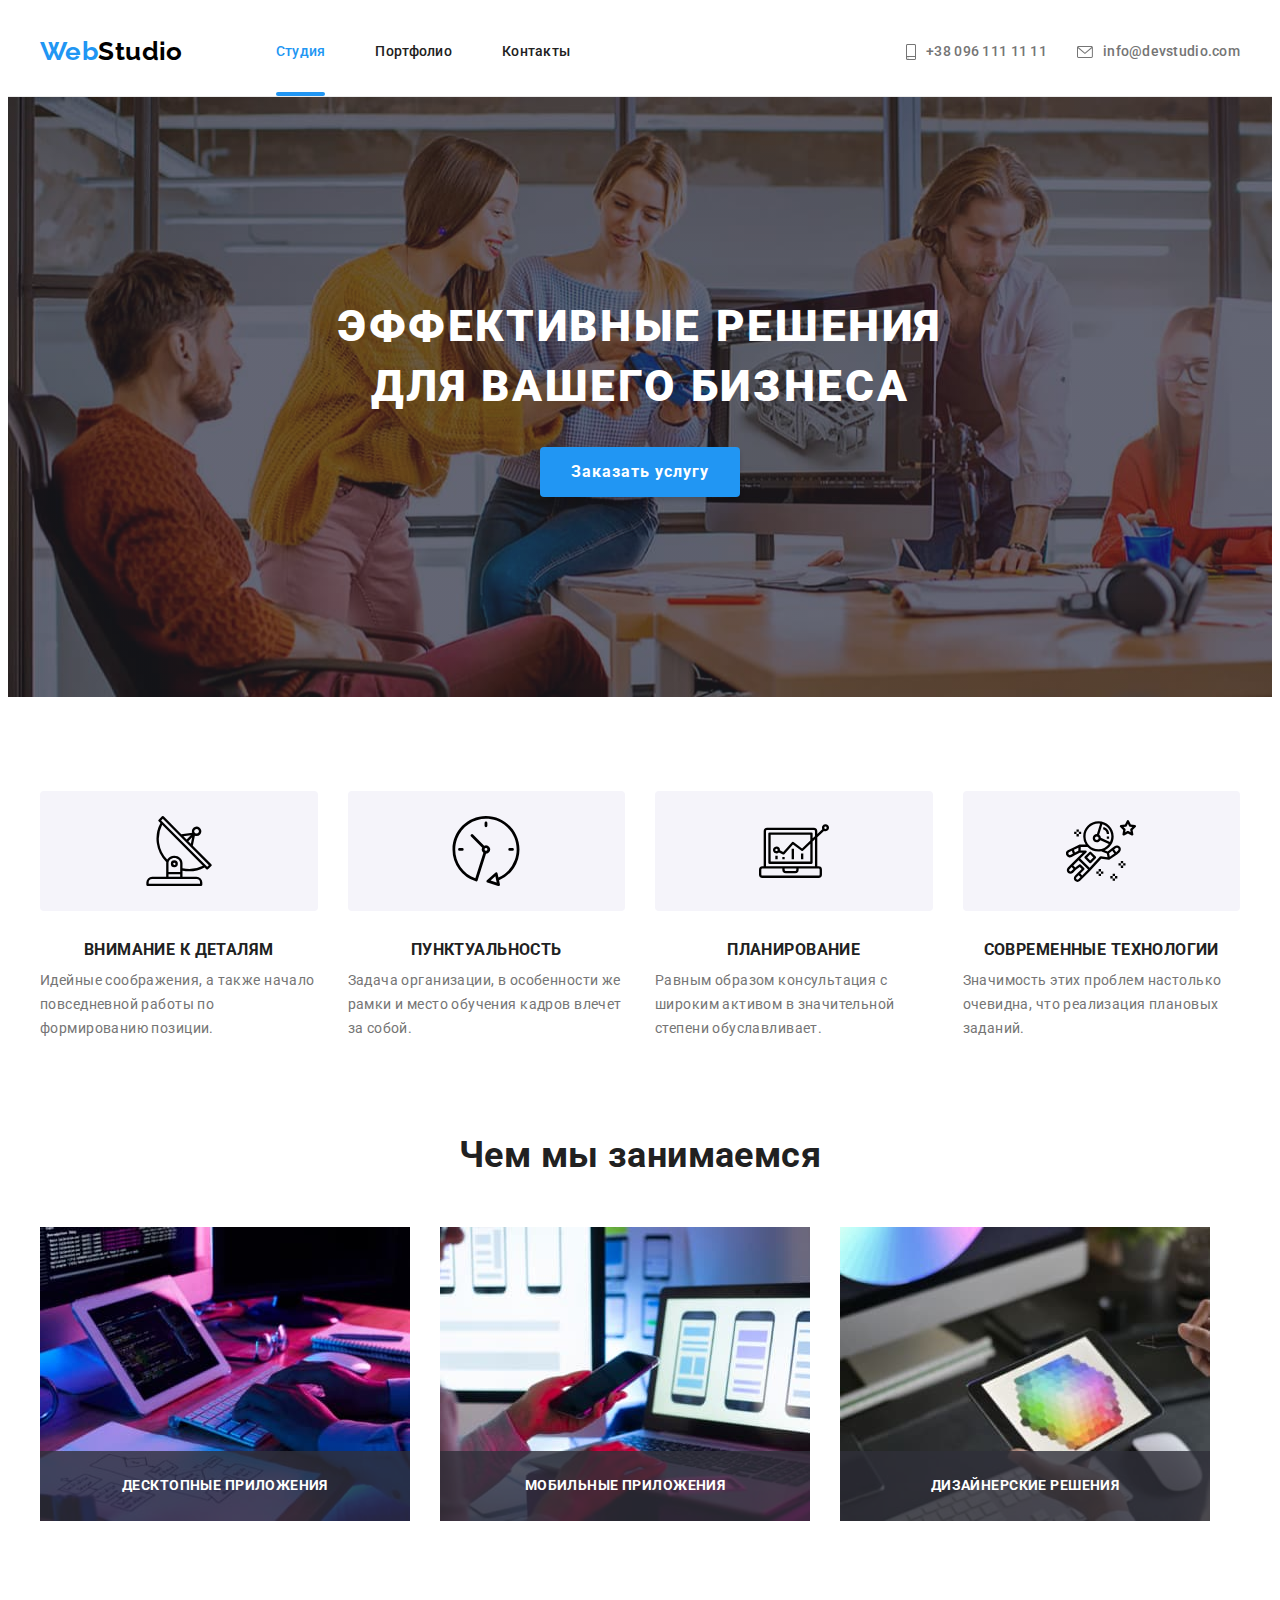
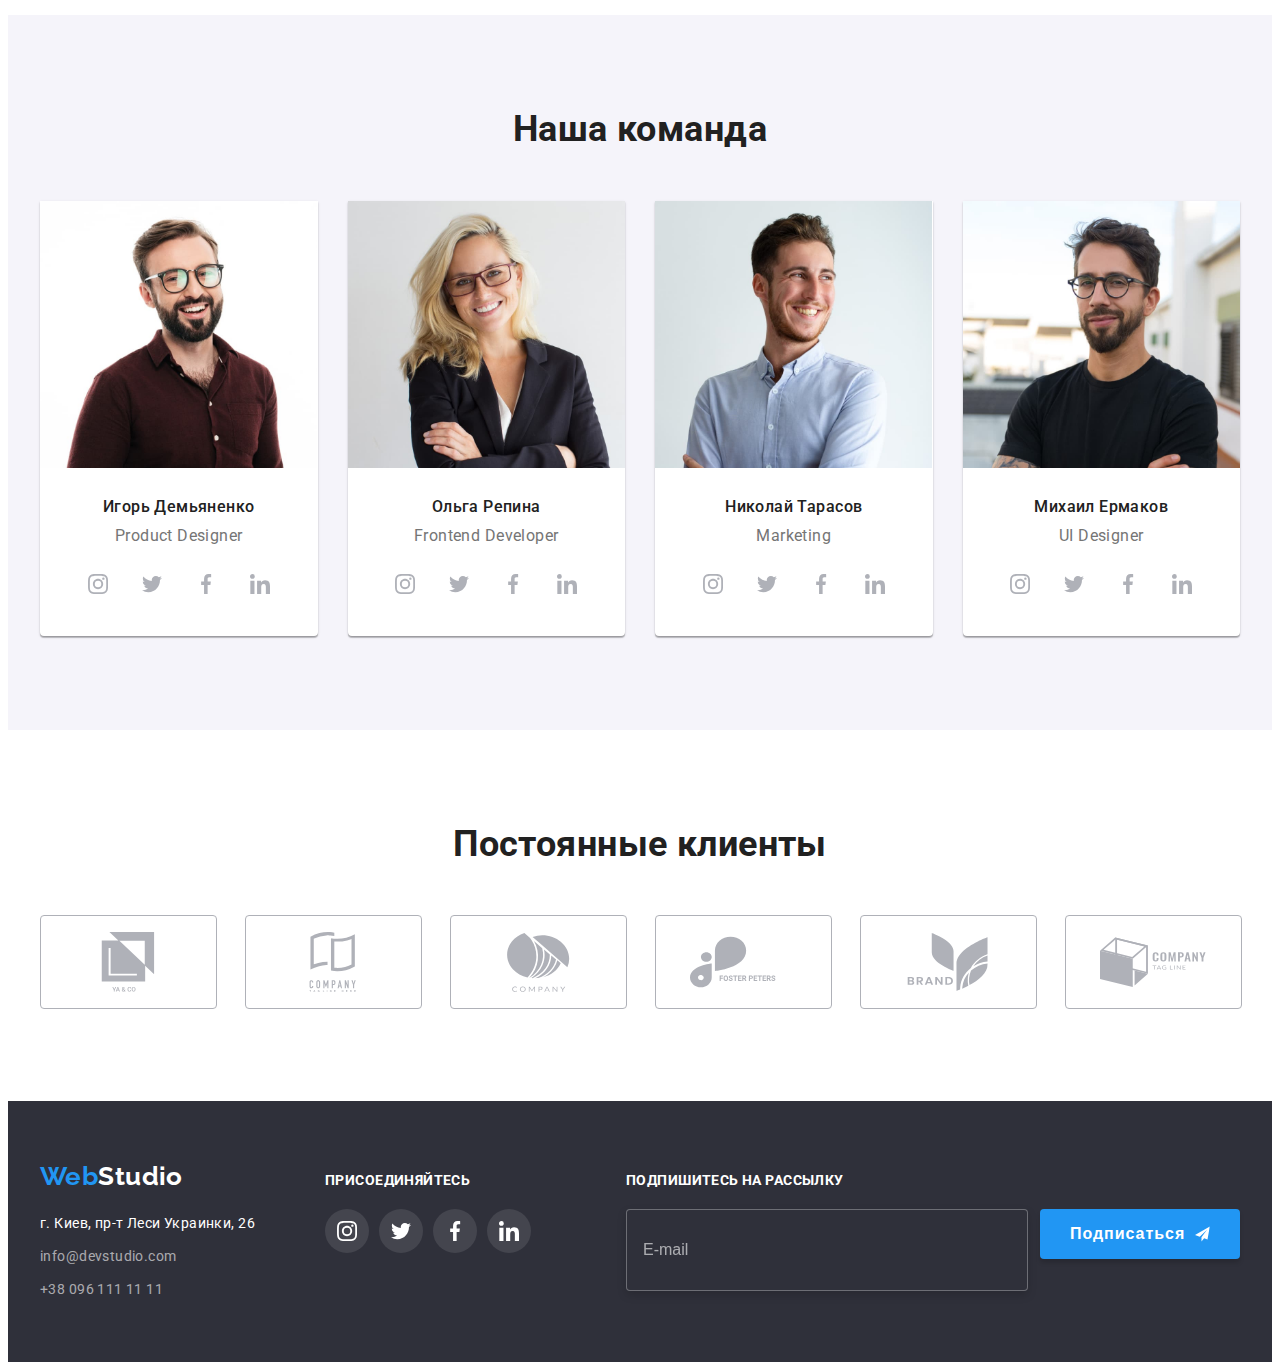
<file: index.html>
<!DOCTYPE html>
<html lang="ru">
  <head>
    <meta charset="UTF-8" />
    <meta http-equiv="X-UA-Compatible" content="IE=edge" />
    <meta name="viewport" content="width=device-width, initial-scale=1.0" />

    <link rel="preconnect" href="https://fonts.googleapis.com" />
    <link rel="preconnect" href="https://fonts.gstatic.com" crossorigin />
    <link
      href="https://fonts.googleapis.com/css2?family=Raleway:wght@700&family=Roboto:wght@400;500;700;900&display=swap"
      rel="stylesheet"
    />
    <link
      rel="stylesheet"
      href="https://cdnjs.cloudflare.com/ajax/libs/modern-normalize/1.1.0/modern-normalize.min.css"
      integrity="sha512-wpPYUAdjBVSE4KJnH1VR1HeZfpl1ub8YT/NKx4PuQ5NmX2tKuGu6U/JRp5y+Y8XG2tV+wKQpNHVUX03MfMFn9Q=="
      crossorigin="anonymous"
      referrerpolicy="no-referrer"
    />
    <link rel="stylesheet" href="./css/main.min.css" />
    <title>Студия</title>
  </head>
  <body>
    <!-- header -->
    <header class="page-header">
      <div class="container container--flex">
        <div class="mob-header">
          <a class="logo" href="./index.html">Web<span class="logo__header">Studio</span></a>

          <button data-menu-button class="mob-menu-btn" type="button">
            <svg class="" width="24" height="16">
              <use class="menu-btn__open" href="./images/icons.svg#burger-mob"></use>
            </svg>
          </button>
        </div>

        <div data-menu class="mob-menu">
          <button data-menu-close class="mob-menu-btn mob-menu-btn--position" type="button">
            <svg class="" width="18" height="18">
              <use class="mob-menu__close" href="./images/icons.svg#close-mob"></use>
            </svg>
          </button>

          <nav class="site-nav">
            <ul class="site-nav__list">
              <li class="site-nav__item">
                <a class="site-nav__link site-nav__link--current" href="./index.html">Студия</a>
              </li>
              <li class="site-nav__item">
                <a class="site-nav__link" href="./portfolio.html">Портфолио</a>
              </li>
              <li class="site-nav__item"><a class="site-nav__link" href="/">Контакты</a></li>
            </ul>
          </nav>
          <div class="contacts">
            <ul class="contacts-nav">
              <li class="contacts-nav__item">
                <a class="contacts-nav__link contacts-nav__link--mob-menu" href="tel:+380961111111">
                  <svg class="contacts-nav__icon" width="10" height="16">
                    <use href="./images/icons.svg#smartphone"></use>
                  </svg>
                  +38 096 111 11 11</a
                >
              </li>
              <li class="contacts-nav__item">
                <a class="contacts-nav__link" href="mailto:info@devstudio.com">
                  <svg class="contacts-nav__icon" width="16" height="12">
                    <use href="./images/icons.svg#envelope"></use>
                  </svg>
                  info@devstudio.com</a
                >
              </li>
            </ul>

            <ul class="mob-social">
              <li class="mob-socil__item">
                <a class="mob-social__link" href="#">Instagram</a>
              </li>
              <li class="mob-socil__item">
                <a class="mob-social__link" href="#">Twitter</a>
              </li>
              <li class="mob-socil__item">
                <a class="mob-social__link" href="#">Facebook</a>
              </li>
              <li class="mob-socil__item">
                <a class="mob-social__link" href="#">LinkedIn</a>
              </li>
            </ul>
          </div>
        </div>
      </div>
    </header>
    <main>
      <!-- hero -->
      <section class="hero">
        <div class="container">
          <h1 class="hero__title">Эффективные решения для вашего бизнеса</h1>
          <button data-modal-open class="hero__button" type="button">Заказать услугу</button>
        </div>
      </section>
      <!-- Наши преимущества -->
      <section class="section">
        <div class="container">
          <h2 class="section__title section__title--visually-hidden">Наши преимущества</h2>
          <ul class="features">
            <li class="features__item">
              <div class="features__box">
                <svg class="features__icon" width="70" height="70">
                  <use href="./images/icons.svg#antenna"></use>
                </svg>
              </div>
              <h3 class="features__title">Внимание к деталям</h3>
              <p>
                Идейные соображения, а также начало повседневной работы по формированию позиции.
              </p>
            </li>
            <li class="features__item">
              <div class="features__box">
                <svg class="features__icon" width="70" height="70">
                  <use href="./images/icons.svg#clock"></use>
                </svg>
              </div>
              <h3 class="features__title">Пунктуальность</h3>
              <p>
                Задача организации, в особенности же рамки и место обучения кадров влечет за собой.
              </p>
            </li>
            <li class="features__item">
              <div class="features__box">
                <svg class="features__icon" width="70" height="70">
                  <use href="./images/icons.svg#diagram"></use>
                </svg>
              </div>
              <h3 class="features__title">Планирование</h3>
              <p>
                Равным образом консультация с широким активом в значительной степени обуславливает.
              </p>
            </li>
            <li class="features__item">
              <div class="features__box">
                <svg class="features__icon" width="70" height="70">
                  <use href="./images/icons.svg#astronaut"></use>
                </svg>
              </div>
              <h3 class="features__title">Современные технологии</h3>
              <p>Значимость этих проблем настолько очевидна, что реализация плановых заданий.</p>
            </li>
          </ul>
        </div>
      </section>
      <!-- Чем мы занимаемся -->
      <section class="section section--padding">
        <div class="container">
          <h2 class="section__title">Чем мы занимаемся</h2>
          <ul class="work-list">
            <li class="work-list__item">
              <picture>
                <source
                  srcset="
                    ./images/desktop/box1-desktop.jpg   1x,
                    ./images/desktop/box1-desktop2x.jpg 2x
                  "
                  media="(min-width: 1200px)"
                />
                <img
                  class="work-list__img"
                  src="./images/desktop/box1-desktop.jpg"
                  alt="Работа за компьютером"
                  width="370"
                />
              </picture>

              <div class="work-list__tumb">
                <h3 class="work-list__header">Десктопные приложения</h3>
              </div>
            </li>
            <li class="work-list__item">
              <picture>
                <source
                  srcset="
                    ./images/desktop/box2-desktop.jpg   1x,
                    ./images/desktop/box2-desktop2x.jpg 2x
                  "
                  media="(min-width: 1200px)"
                />
                <img
                  class="work-list__img"
                  src="./images/desktop/box2-desktop.jpg"
                  alt="Работа за компьютером"
                  width="370"
                />
              </picture>

              <div class="work-list__tumb">
                <h3 class="work-list__header">Мобильные приложения</h3>
              </div>
            </li>
            <li class="work-list__item">
              <picture>
                <source
                  srcset="
                    ./images/desktop/box3-desktop.jpg   1x,
                    ./images/desktop/box3-desktop2x.jpg 2x
                  "
                  media="(min-width: 1200px)"
                />
                <img
                  class="work-list__img"
                  src="./images/desktop/box3-desktop.jpg"
                  alt="Работа за компьютером"
                  width="370"
                />
              </picture>
              <div class="work-list__tumb">
                <h3 class="work-list__header">Дизайнерские решения</h3>
              </div>
            </li>
          </ul>
        </div>
      </section>
      <!-- Наша команда -->
      <section class="section section--bgc">
        <div class="container">
          <h2 class="section__title">Наша команда</h2>
          <ul class="team-cards">
            <li class="team-cards__item">
              <picture>
                <source
                  srcset="./images/mob/igor-mob.jpg 1x, ./images/mob/igor-mob@2x.jpg 2x"
                  media="(max-width: 767px)"
                />
                <source
                  srcset="./images/tablet/igor-tablet.jpg 1x, ./images/tablet/igor-tablet@2x.jpg 2x"
                  media="(max-width: 1199px)"
                />
                <source
                  srcset="
                    ./images/desktop/ihor-desktop.jpg   1x,
                    ./images/desktop/igor-desktop2x.jpg 2x
                  "
                  media="(min-width: 1200px)"
                />
                <img
                  class="work-list__img"
                  src="./images/mob/igor-mob.jpg"
                  alt="Игорь Демьяненко"
                />
              </picture>
              <div class="team-cards__tumb">
                <h3 class="team-cards__name">Игорь Демьяненко</h3>
                <p class="team-cards__pos" lang="en">Product Designer</p>
                <ul class="team-social">
                  <li class="team-social__item">
                    <a class="team-social__link" href="#">
                      <svg class="team-social__icon" width="20" height="20">
                        <use href="./images/icons.svg#instagram"></use>
                      </svg>
                    </a>
                  </li>
                  <li class="team-social__item">
                    <a class="team-social__link" href="#">
                      <svg class="team-social__icon" width="20" height="20">
                        <use href="./images/icons.svg#twitter"></use>
                      </svg>
                    </a>
                  </li>
                  <li class="team-social__item">
                    <a class="team-social__link" href="#">
                      <svg class="team-social__icon" width="20" height="20">
                        <use href="./images/icons.svg#facebook"></use>
                      </svg>
                    </a>
                  </li>
                  <li class="team-social__item">
                    <a class="team-social__link" href="#">
                      <svg class="team-social__icon" width="20" height="20">
                        <use href="./images/icons.svg#linkedin"></use>
                      </svg>
                    </a>
                  </li>
                </ul>
              </div>
            </li>
            <li class="team-cards__item">
              <picture>
                <source
                  srcset="./images/mob/olga-mob.jpg 1x, ./images/mob/olga-mob@2x.jpg 2x"
                  media="(max-width: 767px)"
                />
                <source
                  srcset="./images/tablet/olga-tablet.jpg 1x, ./images/tablet/olga-tablet@2x.jpg 2x"
                  media="(max-width: 1199px)"
                />
                <source
                  srcset="
                    ./images/desktop/olha-desktop.jpg   1x,
                    ./images/desktop/olga-desktop2x.jpg 2x
                  "
                  media="(min-width: 1200px)"
                />
                <img class="work-list__img" src="./images/mob/olga-mob.jpg" alt="Ольга Репина" />
              </picture>
              <div class="team-cards__tumb">
                <h3 class="team-cards__name">Ольга Репина</h3>
                <p class="team-cards__pos" lang="en">Frontend Developer</p>
                <ul class="team-social">
                  <li class="team-social__item">
                    <a class="team-social__link" href="#">
                      <svg class="team-social__icon" width="20" height="20">
                        <use href="./images/icons.svg#instagram"></use>
                      </svg>
                    </a>
                  </li>
                  <li class="team-social__item">
                    <a class="team-social__link" href="#">
                      <svg class="team-social__icon" width="20" height="20">
                        <use href="./images/icons.svg#twitter"></use>
                      </svg>
                    </a>
                  </li>
                  <li class="team-social__item">
                    <a class="team-social__link" href="#">
                      <svg class="team-social__icon" width="20" height="20">
                        <use href="./images/icons.svg#facebook"></use>
                      </svg>
                    </a>
                  </li>
                  <li class="team-social__item">
                    <a class="team-social__link" href="#">
                      <svg class="team-social__icon" width="20" height="20">
                        <use href="./images/icons.svg#linkedin"></use>
                      </svg>
                    </a>
                  </li>
                </ul>
              </div>
            </li>
            <li class="team-cards__item">
              <picture>
                <source
                  srcset="./images/mob/nikolay-mob.jpg 1x, ./images/mob/nikolay-mob@2x.jpg 2x"
                  media="(max-width: 767px)"
                />
                <source
                  srcset="
                    ./images/tablet/nikolay-tablet.jpg    1x,
                    ./images/tablet/nikolay-tablet@2x.jpg 2x
                  "
                  media="(max-width: 1199px)"
                />
                <source
                  srcset="
                    ./images/desktop/nikolay-desktop.jpg   1x,
                    ./images/desktop/nikolay-desktop2x.jpg 2x
                  "
                  media="(min-width: 1200px)"
                />
                <img src="./images/mob/nikolay-mob.jpg" alt="Николай Тарасов" />
              </picture>

              <div class="team-cards__tumb">
                <h3 class="team-cards__name">Николай Тарасов</h3>
                <p class="team-cards__pos" lang="en">Marketing</p>
                <ul class="team-social">
                  <li class="team-social__item">
                    <a class="team-social__link" href="#">
                      <svg class="team-social__icon" width="20" height="20">
                        <use href="./images/icons.svg#instagram"></use>
                      </svg>
                    </a>
                  </li>
                  <li class="team-social__item">
                    <a class="team-social__link" href="#">
                      <svg class="team-social__icon" width="20" height="20">
                        <use href="./images/icons.svg#twitter"></use>
                      </svg>
                    </a>
                  </li>
                  <li class="team-social__item">
                    <a class="team-social__link" href="#">
                      <svg class="team-social__icon" width="20" height="20">
                        <use href="./images/icons.svg#facebook"></use>
                      </svg>
                    </a>
                  </li>
                  <li class="team-social__item">
                    <a class="team-social__link" href="#">
                      <svg class="team-social__icon" width="20" height="20">
                        <use href="./images/icons.svg#linkedin"></use>
                      </svg>
                    </a>
                  </li>
                </ul>
              </div>
            </li>
            <li class="team-cards__item">
              <picture>
                <source
                  srcset="./images/mob/mihail-mob.jpg 1x, ./images/mob/mihail-mob@2x.jpg 2x"
                  media="(max-width: 767px)"
                />
                <source
                  srcset="
                    ./images/tablet/mihail-tablet.jpg    1x,
                    ./images/tablet/mihail-tablet@2x.jpg 2x
                  "
                  media="(max-width: 1199px)"
                />
                <source
                  srcset="
                    ./images/desktop/mihail-desktop.jpg   1x,
                    ./images/desktop/mihail-desktop2x.jpg 2x
                  "
                  media="(min-width: 1200px)"
                />
                <img src="./images/mob/mihail-mob.jpg" alt="Михаил Ермаков" />
              </picture>

              <div class="team-cards__tumb">
                <h3 class="team-cards__name">Михаил Ермаков</h3>
                <p class="team-cards__pos" lang="en">UI Designer</p>
                <ul class="team-social">
                  <li class="team-social__item">
                    <a class="team-social__link" href="#">
                      <svg class="team-social__icon" width="20" height="20">
                        <use href="./images/icons.svg#instagram"></use>
                      </svg>
                    </a>
                  </li>
                  <li class="team-social__item">
                    <a class="team-social__link" href="#">
                      <svg class="team-social__icon" width="20" height="20">
                        <use href="./images/icons.svg#twitter"></use>
                      </svg>
                    </a>
                  </li>
                  <li class="team-social__item">
                    <a class="team-social__link" href="#">
                      <svg class="team-social__icon" width="20" height="20">
                        <use href="./images/icons.svg#facebook"></use>
                      </svg>
                    </a>
                  </li>
                  <li class="team-social__item">
                    <a class="team-social__link" href="#">
                      <svg class="team-social__icon" width="20" height="20">
                        <use href="./images/icons.svg#linkedin"></use>
                      </svg>
                    </a>
                  </li>
                </ul>
              </div>
            </li>
          </ul>
        </div>
      </section>
      <!-- Постоянные клиенты -->
      <section class="section">
        <div class="container">
          <h2 class="section__title">Постоянные клиенты</h2>
          <ul class="clients">
            <li class="clients__item">
              <a class="clients__link" href="#">
                <svg class="clients__icon" width="106" height="60">
                  <use href="./images/icons.svg#yaco"></use>
                </svg>
              </a>
            </li>
            <li class="clients__item">
              <a class="clients__link" href="#">
                <svg class="clients__icon" width="106" height="60">
                  <use href="./images/icons.svg#taglinehere"></use>
                </svg>
              </a>
            </li>
            <li class="clients__item">
              <a class="clients__link" href="#">
                <svg class="clients__icon" width="106" height="60">
                  <use href="./images/icons.svg#company"></use>
                </svg>
              </a>
            </li>
            <li class="clients__item">
              <a class="clients__link" href="#">
                <svg class="clients__icon" width="106" height="60">
                  <use href="./images/icons.svg#fosterpeters"></use>
                </svg>
              </a>
            </li>
            <li class="clients__item">
              <a class="clients__link" href="#">
                <svg class="clients__icon" width="106" height="60">
                  <use href="./images/icons.svg#companybrand"></use>
                </svg>
              </a>
            </li>
            <li class="clients__item">
              <a class="clients__link" href="#">
                <svg class="clients__icon" width="106" height="60">
                  <use href="./images/icons.svg#tagline"></use>
                </svg>
              </a>
            </li>
          </ul>
        </div>
      </section>
    </main>
    <!-- footer -->
    <footer class="footer">
      <div class="container footer--container">
        <div class="footer-baseline">
          <div class="footer-contacts">
            <a class="logo logo--margin" href="./index.html"
              >Web<span class="logo__footer">Studio</span></a
            >
            <address class="adress">
              <ul class="adress__list">
                <li class="adress__item">
                  <a class="adress__link adress__link--color" href="#"
                    >г. Киев, пр-т Леси Украинки, 26</a
                  >
                </li>
                <li class="adress__item">
                  <a class="adress__link" href="mailto:info@devstudio.com">info@devstudio.com</a>
                </li>
                <li class="adress__item">
                  <a class="adress__link" href="tel:+380961111111">+38 096 111 11 11</a>
                </li>
              </ul>
            </address>
          </div>
          <div class="footer-social">
            <h2 class="footer-title">Присоединяйтесь</h2>
            <ul class="footer-social__list">
              <li class="footer-social__item">
                <a class="footer-social__link" href="#">
                  <svg class="footer-social__icon" width="20" height="20">
                    <use href="./images/icons.svg#instagram"></use>
                  </svg>
                </a>
              </li>
              <li class="footer-social__item">
                <a class="footer-social__link" href="#">
                  <svg class="footer-social__icon" width="20" height="20">
                    <use href="./images/icons.svg#twitter"></use>
                  </svg>
                </a>
              </li>
              <li class="footer-social__item">
                <a class="footer-social__link" href="#">
                  <svg class="footer-social__icon" width="20" height="20">
                    <use href="./images/icons.svg#facebook"></use>
                  </svg>
                </a>
              </li>
              <li class="footer-social__item">
                <a class="footer-social__link" href="#">
                  <svg class="footer-social__icon" width="20" height="20">
                    <use href="./images/icons.svg#linkedin"></use>
                  </svg>
                </a>
              </li>
            </ul>
          </div>
        </div>
        <div class="footer-subscribe">
          <h2 class="footer-title">Подпишитесь на рассылку</h2>
          <form class="footer-subscribe__form">
            <label class="footer-subscribe__label">
              <input
                class="footer-subscribe__input"
                type="email"
                name="footer-email"
                placeholder="E-mail"
              />
            </label>
            <button class="footer-subscribe__button" type="submit">
              Подписаться
              <svg class="footer-subscribe__icon" width="24" height="24">
                <use href="./images/icons.svg#iconsend"></use>
              </svg>
            </button>
          </form>
        </div>
      </div>
    </footer>
    <!-- Модальное окно -->
    <div data-modal class="backdrop is-hidden">
      <div class="modal">
        <button data-modal-close type="button" class="modal__button-close">
          <svg class="modal__icon-close" width="18" height="18">
            <use href="./images/icons.svg#close"></use>
          </svg>
        </button>
        <form class="modal__form">
          <h2 class="modal__title">Оставьте свои данные, мы вам перезвоним</h2>

          <label class="modal__label"
            >Имя
            <input type="username" name="name" class="modal__input" />
            <svg class="modal__icon" width="12" height="12">
              <use href="./images/icons.svg#usericon"></use>
            </svg>
          </label>

          <label class="modal__label"
            >Телефон
            <input type="tel" name="tel" class="modal__input" />

            <svg class="modal__icon" width="13" height="13">
              <use href="./images/icons.svg#userphone"></use>
            </svg>
          </label>

          <label class="modal__label"
            >Почта
            <input type="email" name="email" class="modal__input" />

            <svg class="modal__icon" width="15" height="12">
              <use href="./images/icons.svg#usermail"></use>
            </svg>
          </label>

          <label class="modal__label modal__label--margin">
            Комментарий
            <textarea
              class="modal__input modal__input--padding"
              name="comment"
              id="comment"
              rows="5"
              placeholder="Введите текст"
            ></textarea>
          </label>

          <label class="modal__checkbox">
            <input
              type="checkbox"
              name="checkbox"
              class="modal__checkbox-input modal__checkbox-input--visually-hidden"
            />
            <span class="modal__icon-empty">
              <svg class="modal__icon-ckeck" width="16" height="15">
                <use href="./images/icons.svg#icon-check"></use>
              </svg>
            </span>
            Соглашаюсь с рассылкой и принимаю
            <!-- &NonBreakingSpace; -->
            <a class="modal__link" href="#">Условия договора</a>
          </label>

          <button class="modal__button" type="submit">Отправить</button>
        </form>
      </div>
    </div>
    <script src="./js/modal.js"></script>
    <script src="./js/mobile-menu.js"></script>
  </body>
</html>
</file>
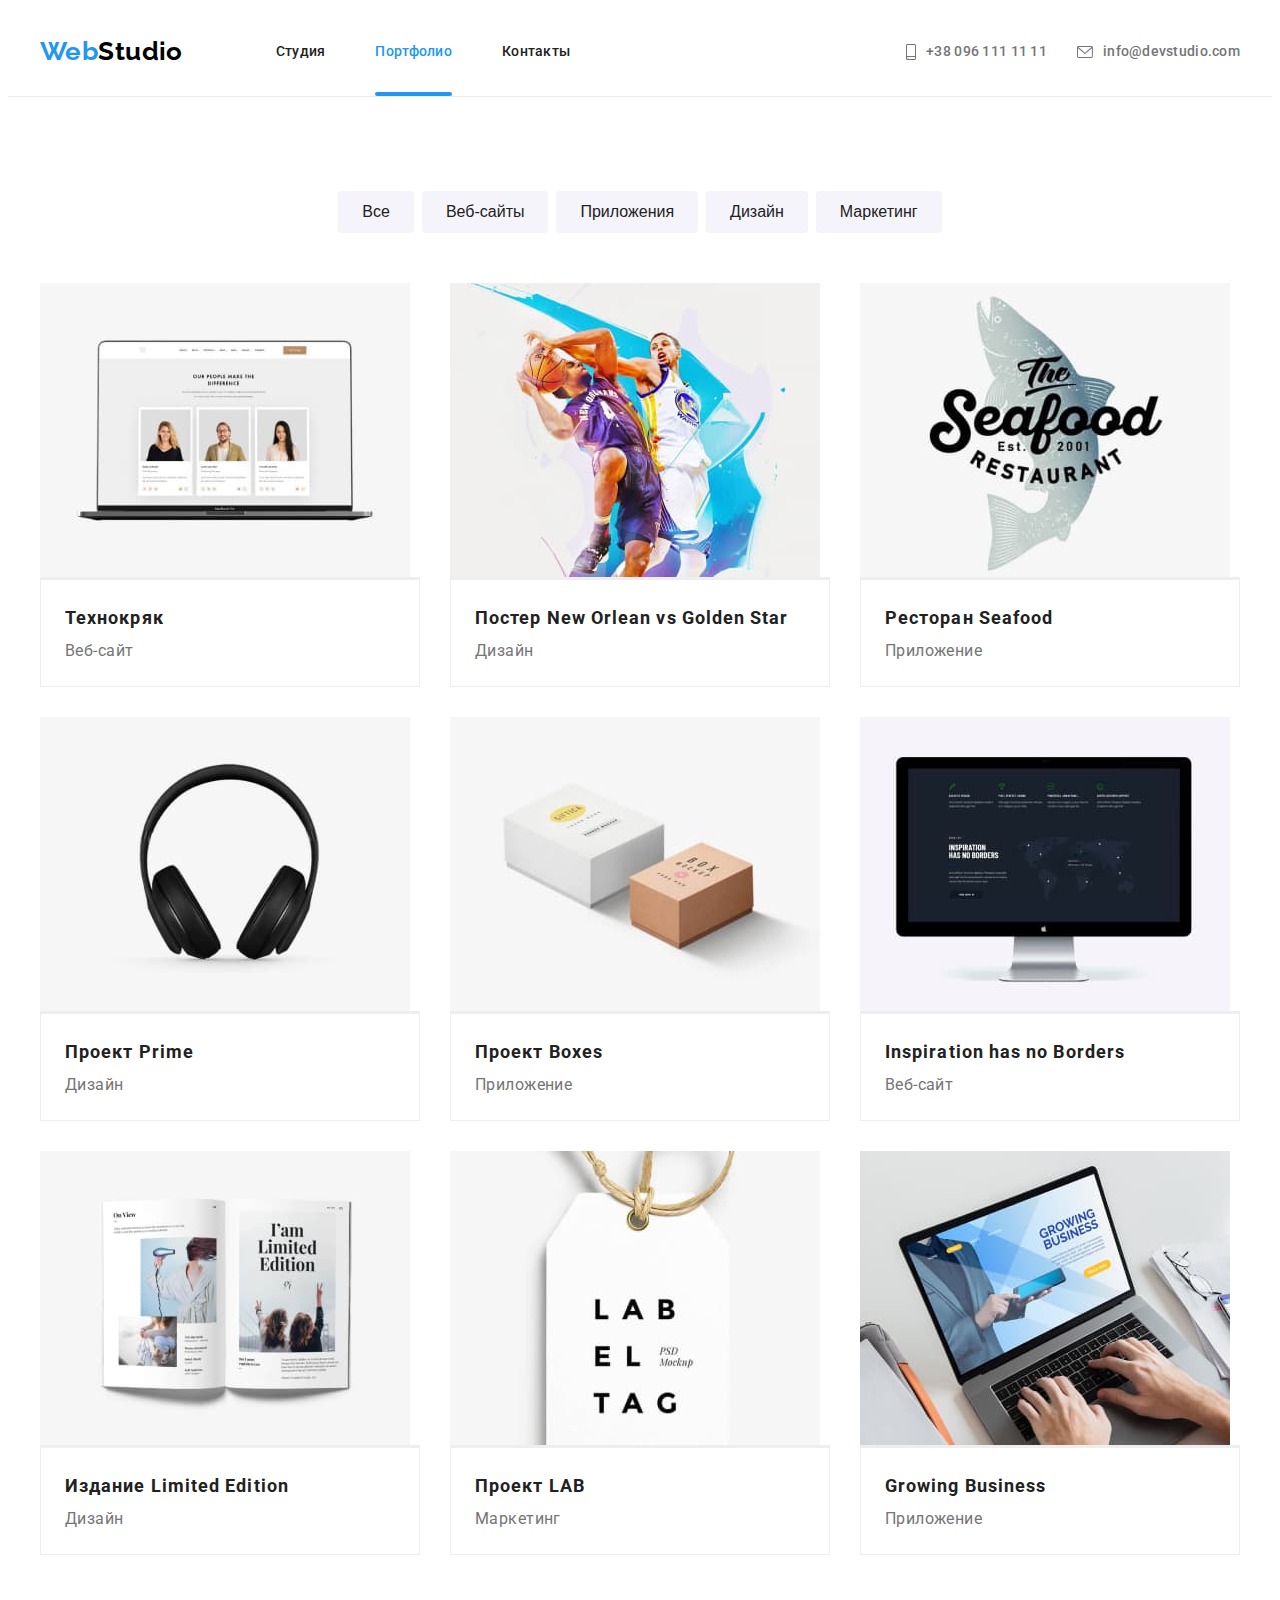
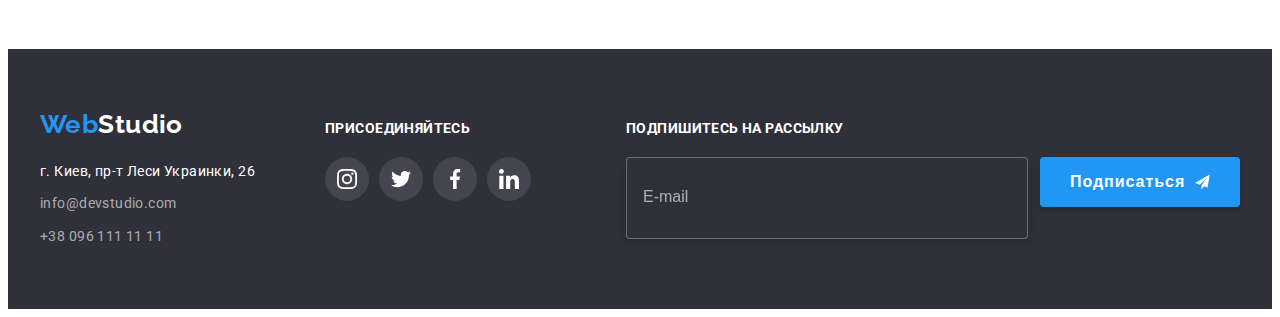
<file: portfolio.html>
<!DOCTYPE html>
<html lang="ru">
  <head>
    <meta charset="UTF-8" />
    <meta http-equiv="X-UA-Compatible" content="IE=edge" />
    <meta name="viewport" content="width=device-width, initial-scale=1.0" />

    <link rel="preconnect" href="https://fonts.googleapis.com" />
    <link rel="preconnect" href="https://fonts.gstatic.com" crossorigin />
    <link
      href="https://fonts.googleapis.com/css2?family=Raleway:wght@700&family=Roboto:wght@400;500;700;900&display=swap"
      rel="stylesheet"
    />
    <link
      rel="stylesheet"
      href="https://cdnjs.cloudflare.com/ajax/libs/modern-normalize/1.1.0/modern-normalize.min.css"
      integrity="sha512-wpPYUAdjBVSE4KJnH1VR1HeZfpl1ub8YT/NKx4PuQ5NmX2tKuGu6U/JRp5y+Y8XG2tV+wKQpNHVUX03MfMFn9Q=="
      crossorigin="anonymous"
      referrerpolicy="no-referrer"
    />
    <link rel="stylesheet" href="./css/main.min.css" />
    <title>Портфолио</title>
  </head>
  <body>
    <!-- header -->
    <header class="page-header">
      <div class="container container--flex">
        <div class="mob-header">
          <a class="logo" href="./index.html">Web<span class="logo__header">Studio</span></a>

          <button data-menu-button class="mob-menu-btn" type="button">
            <svg class="" width="24" height="16">
              <use class="menu-btn__open" href="./images/icons.svg#burger-mob"></use>
            </svg>
          </button>
        </div>

        <div data-menu class="mob-menu">
          <button data-menu-close class="mob-menu-btn mob-menu-btn--position" type="button">
            <svg class="" width="18" height="18">
              <use class="mob-menu__close" href="./images/icons.svg#close-mob"></use>
            </svg>
          </button>

          <nav class="site-nav">
            <ul class="site-nav__list">
              <li class="site-nav__item">
                <a class="site-nav__link" href="./index.html">Студия</a>
              </li>
              <li class="site-nav__item">
                <a class="site-nav__link site-nav__link--current" href="./portfolio.html"
                  >Портфолио</a
                >
              </li>
              <li class="site-nav__item"><a class="site-nav__link" href="/">Контакты</a></li>
            </ul>
          </nav>
          <div class="contacts">
            <ul class="contacts-nav">
              <li class="contacts-nav__item">
                <a class="contacts-nav__link contacts-nav__link--mob-menu" href="tel:+380961111111">
                  <svg class="contacts-nav__icon" width="10" height="16">
                    <use href="./images/icons.svg#smartphone"></use>
                  </svg>
                  +38 096 111 11 11</a
                >
              </li>
              <li class="contacts-nav__item">
                <a class="contacts-nav__link" href="mailto:info@devstudio.com">
                  <svg class="contacts-nav__icon" width="16" height="12">
                    <use href="./images/icons.svg#envelope"></use>
                  </svg>
                  info@devstudio.com</a
                >
              </li>
            </ul>

            <ul class="mob-social">
              <li class="mob-socil__item">
                <a class="mob-social__link" href="#">Instagram</a>
              </li>
              <li class="mob-socil__item">
                <a class="mob-social__link" href="#">Twitter</a>
              </li>
              <li class="mob-socil__item">
                <a class="mob-social__link" href="#">Facebook</a>
              </li>
              <li class="mob-socil__item">
                <a class="mob-social__link" href="#">LinkedIn</a>
              </li>
            </ul>
          </div>
        </div>
      </div>
    </header>
    <main>
      <!-- Фильтр наших работ -->
      <section class="section">
        <div class="container">
          <h1 class="section-title section-title--visually-hidden">Фильтр наших работ</h1>
          <ul class="filter">
            <li class="filter__item"><button class="filter__button" type="button">Все</button></li>
            <li class="filter__item">
              <button class="filter__button" type="button">Веб-сайты</button>
            </li>
            <li class="filter__item">
              <button class="filter__button" type="button">Приложения</button>
            </li>
            <li class="filter__item">
              <button class="filter__button" type="button">Дизайн</button>
            </li>
            <li class="filter__item">
              <button class="filter__button" type="button">Маркетинг</button>
            </li>
          </ul>
          <!-- Примеры работ -->
          <ul class="gallery">
            <li class="gallery__item">
              <a class="gallery__link" href="#">
                <div class="gallery__overlay">
                  <picture>
                    <source
                      srcset="./images/mob/card1-mob.jpg 1x, ./images/mob/card1-mob@2x.jpg 2x"
                      media="(max-width: 767px)"
                    />
                    <source
                      srcset="
                        ./images/tablet/card1-tablet.jpg    1x,
                        ./images/tablet/card1-tablet@2x.jpg 2x
                      "
                      media="(max-width: 1199px)"
                    />
                    <source
                      srcset="
                        ./images/desktop/card1-desktop.jpg   1x,
                        ./images/desktop/card1-desktop2x.jpg 2x
                      "
                      media="(min-width: 1200px)"
                    />
                    <img
                      class="gallery__img"
                      src="./images/mob/card1-mob.jpg"
                      alt="Страница веб-сайта"
                    />
                  </picture>

                  <p class="gallery__overlay-text">
                    Технокряк это современная площадка распространения коронавируса. Компании
                    используют эту платформу для цифрового шпионажа и атак на защищённые сервера
                    конкурентов.
                  </p>
                </div>
                <div class="gallery__tumb">
                  <h2 class="gallery__title">Технокряк</h2>
                  <p class="gallery__text">Веб-сайт</p>
                </div>
              </a>
            </li>
            <li class="gallery__item">
              <a class="gallery__link" href="#">
                <div class="gallery__overlay">
                  <picture>
                    <source
                      srcset="./images/mob/card2-mob.jpg 1x, ./images/mob/card2-mob@2x.jpg 2x"
                      media="(max-width: 767px)"
                    />
                    <source
                      srcset="
                        ./images/tablet/card2-tablet.jpg    1x,
                        ./images/tablet/card2-tablet@2x.jpg 2x
                      "
                      media="(max-width: 1199px)"
                    />
                    <source
                      srcset="
                        ./images/desktop/card2-desktop.jpg   1x,
                        ./images/desktop/card2-desktop2x.jpg 2x
                      "
                      media="(min-width: 1200px)"
                    />
                    <img
                      class="gallery__img"
                      src="./images/mob/card2-mob.jpg"
                      alt="Постер New Orlean vs Golden Star"
                    />
                  </picture>
                  <p class="gallery__overlay-text">
                    Технокряк это современная площадка распространения коронавируса. Компании
                    используют эту платформу для цифрового шпионажа и атак на защищённые сервера
                    конкурентов.
                  </p>
                </div>
                <div class="gallery__tumb">
                  <h2 class="gallery__title">Постер New Orlean vs Golden Star</h2>
                  <p class="gallery__text">Дизайн</p>
                </div>
              </a>
            </li>
            <li class="gallery__item">
              <a class="gallery__link" href="#">
                <div class="gallery__overlay">
                  <picture>
                    <source
                      srcset="./images/mob/card3-mob.jpg 1x, ./images/mob/card3-mob@2x.jpg 2x"
                      media="(max-width: 767px)"
                    />
                    <source
                      srcset="
                        ./images/tablet/card3-tablet.jpg    1x,
                        ./images/tablet/card3-tablet@2x.jpg 2x
                      "
                      media="(max-width: 1199px)"
                    />
                    <source
                      srcset="
                        ./images/desktop/card3-desktop.jpg   1x,
                        ./images/desktop/card3-desktop2x.jpg 2x
                      "
                      media="(min-width: 1200px)"
                    />
                    <img
                      class="gallery__img"
                      src="./images/mob/card3-mob.jpg"
                      alt="Ресторан Seafood"
                    />
                  </picture>
                  <p class="gallery__overlay-text">
                    Технокряк это современная площадка распространения коронавируса. Компании
                    используют эту платформу для цифрового шпионажа и атак на защищённые сервера
                    конкурентов.
                  </p>
                </div>
                <div class="gallery__tumb">
                  <h2 class="gallery__title">Ресторан Seafood</h2>
                  <p class="gallery__text">Приложение</p>
                </div>
              </a>
            </li>
            <li class="gallery__item">
              <a class="gallery__link" href="#">
                <div class="gallery__overlay">
                  <picture>
                    <source
                      srcset="./images/mob/card4-mob.jpg 1x, ./images/mob/card4-mob@2x.jpg 2x"
                      media="(max-width: 767px)"
                    />
                    <source
                      srcset="
                        ./images/tablet/card4-tablet.jpg    1x,
                        ./images/tablet/card4-tablet@2x.jpg 2x
                      "
                      media="(max-width: 1199px)"
                    />
                    <source
                      srcset="
                        ./images/desktop/card4-desktop.jpg   1x,
                        ./images/desktop/card4-desktop2x.jpg 2x
                      "
                      media="(min-width: 1200px)"
                    />
                    <img class="gallery__img" src="./images/mob/card4-mob.jpg" alt="Наушники" />
                  </picture>
                  <p class="gallery__overlay-text">
                    Технокряк это современная площадка распространения коронавируса. Компании
                    используют эту платформу для цифрового шпионажа и атак на защищённые сервера
                    конкурентов.
                  </p>
                </div>
                <div class="gallery__tumb">
                  <h2 class="gallery__title">Проект Prime</h2>
                  <p class="gallery__text">Дизайн</p>
                </div>
              </a>
            </li>
            <li class="gallery__item">
              <a class="gallery__link" href="#">
                <div class="gallery__overlay">
                  <picture>
                    <source
                      srcset="./images/mob/card5-mob.jpg 1x, ./images/mob/card5-mob@2x.jpg 2x"
                      media="(max-width: 767px)"
                    />
                    <source
                      srcset="
                        ./images/tablet/card5-tablet.jpg    1x,
                        ./images/tablet/card5-tablet@2x.jpg 2x
                      "
                      media="(max-width: 1199px)"
                    />
                    <source
                      srcset="
                        ./images/desktop/card5-desktop.jpg   1x,
                        ./images/desktop/card5-desktop2x.jpg 2x
                      "
                      media="(min-width: 1200px)"
                    />
                    <img
                      class="gallery__img"
                      src="./images/mob/card5-mob.jpg"
                      alt="Белая и коричневая коробки"
                    />
                  </picture>
                  <p class="gallery__overlay-text">
                    Технокряк это современная площадка распространения коронавируса. Компании
                    используют эту платформу для цифрового шпионажа и атак на защищённые сервера
                    конкурентов.
                  </p>
                </div>
                <div class="gallery__tumb">
                  <h2 class="gallery__title">Проект Boxes</h2>
                  <p class="gallery__text">Приложение</p>
                </div>
              </a>
            </li>
            <li class="gallery__item">
              <a class="gallery__link" href="#">
                <div class="gallery__overlay">
                  <picture>
                    <source
                      srcset="./images/mob/card6-mob.jpg 1x, ./images/mob/card6-mob@2x.jpg 2x"
                      media="(max-width: 767px)"
                    />
                    <source
                      srcset="
                        ./images/tablet/card6-tablet.jpg    1x,
                        ./images/tablet/card6-tablet@2x.jpg 2x
                      "
                      media="(max-width: 1199px)"
                    />
                    <source
                      srcset="
                        ./images/desktop/card6-desktop.jpg   1x,
                        ./images/desktop/card6-desktop2x.jpg 2x
                      "
                      media="(min-width: 1200px)"
                    />
                    <img
                      class="gallery__img"
                      src="./images/mob/card6-mob.jpg"
                      alt="Страница сайта Inspiration has no Borders"
                    />
                  </picture>
                  <p class="gallery__overlay-text">
                    Технокряк это современная площадка распространения коронавируса. Компании
                    используют эту платформу для цифрового шпионажа и атак на защищённые сервера
                    конкурентов.
                  </p>
                </div>
                <div class="gallery__tumb">
                  <h2 class="gallery__title">Inspiration has no Borders</h2>
                  <p class="gallery__text">Веб-сайт</p>
                </div>
              </a>
            </li>
            <li class="gallery__item">
              <a class="gallery__link" href="#">
                <div class="gallery__overlay">
                  <picture>
                    <source
                      srcset="./images/mob/card7-mob.jpg 1x, ./images/mob/card7-mob@2x.jpg 2x"
                      media="(max-width: 767px)"
                    />
                    <source
                      srcset="
                        ./images/tablet/card7-tablet.jpg    1x,
                        ./images/tablet/card7-tablet@2x.jpg 2x
                      "
                      media="(max-width: 1199px)"
                    />
                    <source
                      srcset="
                        ./images/desktop/card7-desktop.jpg   1x,
                        ./images/desktop/card7-desktop2x.jpg 2x
                      "
                      media="(min-width: 1200px)"
                    />
                    <img
                      class="gallery__img"
                      src="./images/mob/card7-mob.jpg"
                      alt="Открытый журнал"
                    />
                  </picture>
                  <p class="gallery__overlay-text">
                    Технокряк это современная площадка распространения коронавируса. Компании
                    используют эту платформу для цифрового шпионажа и атак на защищённые сервера
                    конкурентов.
                  </p>
                </div>
                <div class="gallery__tumb">
                  <h2 class="gallery__title">Издание Limited Edition</h2>
                  <p class="gallery__text">Дизайн</p>
                </div>
              </a>
            </li>
            <li class="gallery__item">
              <a class="gallery__link" href="#">
                <div class="gallery__overlay">
                  <picture>
                    <source
                      srcset="./images/mob/card8-mob.jpg 1x, ./images/mob/card8-mob@2x.jpg 2x"
                      media="(max-width: 767px)"
                    />
                    <source
                      srcset="
                        ./images/tablet/card8-tablet.jpg    1x,
                        ./images/tablet/card8-tablet@2x.jpg 2x
                      "
                      media="(max-width: 1199px)"
                    />
                    <source
                      srcset="
                        ./images/desktop/card8-desktop.jpg   1x,
                        ./images/desktop/card8-desktop2x.jpg 2x
                      "
                      media="(min-width: 1200px)"
                    />
                    <img
                      class="gallery__img"
                      src="./images/mob/card8-mob.jpg"
                      alt="Брелок с надписью LAB EL TAG"
                    />
                  </picture>
                  <p class="gallery__overlay-text">
                    Технокряк это современная площадка распространения коронавируса. Компании
                    используют эту платформу для цифрового шпионажа и атак на защищённые сервера
                    конкурентов.
                  </p>
                </div>
                <div class="gallery__tumb">
                  <h2 class="gallery__title">Проект LAB</h2>
                  <p class="gallery__text">Маркетинг</p>
                </div>
              </a>
            </li>
            <li class="gallery__item">
              <a class="gallery__link" href="#">
                <div class="gallery__overlay">
                  <picture>
                    <source
                      srcset="./images/mob/card9-mob.jpg 1x, ./images/mob/card9-mob@2x.jpg 2x"
                      media="(max-width: 767px)"
                    />
                    <source
                      srcset="
                        ./images/tablet/card9-tablet.jpg    1x,
                        ./images/tablet/card9-tablet@2x.jpg 2x
                      "
                      media="(max-width: 1199px)"
                    />
                    <source
                      srcset="
                        ./images/desktop/card9-desktop.jpg   1x,
                        ./images/desktop/card9-desktop2x.jpg 2x
                      "
                      media="(min-width: 1200px)"
                    />
                    <img
                      class="gallery__img"
                      src="./images/mob/card9-mob.jpg"
                      alt="Открытый ноутбук со страницей Growing Business"
                    />
                  </picture>
                  <p class="gallery__overlay-text">
                    Технокряк это современная площадка распространения коронавируса. Компании
                    используют эту платформу для цифрового шпионажа и атак на защищённые сервера
                    конкурентов.
                  </p>
                </div>
                <div class="gallery__tumb">
                  <h2 class="gallery__title">Growing Business</h2>
                  <p class="gallery__text">Приложение</p>
                </div>
              </a>
            </li>
          </ul>
        </div>
      </section>
    </main>
    <!-- footer -->
    <footer class="footer">
      <div class="container footer--container">
        <div class="footer-baseline">
          <div class="footer-contacts">
            <a class="logo logo--margin" href="./index.html"
              >Web<span class="logo__footer">Studio</span></a
            >
            <address class="adress">
              <ul class="adress__list">
                <li class="adress__item">
                  <a class="adress__link adress__link--color" href="#"
                    >г. Киев, пр-т Леси Украинки, 26</a
                  >
                </li>
                <li class="adress__item">
                  <a class="adress__link" href="mailto:info@devstudio.com">info@devstudio.com</a>
                </li>
                <li class="adress__item">
                  <a class="adress__link" href="tel:+380961111111">+38 096 111 11 11</a>
                </li>
              </ul>
            </address>
          </div>
          <div class="footer-social">
            <h2 class="footer-title">Присоединяйтесь</h2>
            <ul class="footer-social__list">
              <li class="footer-social__item">
                <a class="footer-social__link" href="#">
                  <svg class="footer-social__icon" width="20" height="20">
                    <use href="./images/icons.svg#instagram"></use>
                  </svg>
                </a>
              </li>
              <li class="footer-social__item">
                <a class="footer-social__link" href="#">
                  <svg class="footer-social__icon" width="20" height="20">
                    <use href="./images/icons.svg#twitter"></use>
                  </svg>
                </a>
              </li>
              <li class="footer-social__item">
                <a class="footer-social__link" href="#">
                  <svg class="footer-social__icon" width="20" height="20">
                    <use href="./images/icons.svg#facebook"></use>
                  </svg>
                </a>
              </li>
              <li class="footer-social__item">
                <a class="footer-social__link" href="#">
                  <svg class="footer-social__icon" width="20" height="20">
                    <use href="./images/icons.svg#linkedin"></use>
                  </svg>
                </a>
              </li>
            </ul>
          </div>
        </div>
        <div class="footer-subscribe">
          <h2 class="footer-title">Подпишитесь на рассылку</h2>
          <form class="footer-subscribe__form">
            <label class="footer-subscribe__label">
              <input
                class="footer-subscribe__input"
                type="email"
                name="footer-email"
                placeholder="E-mail"
              />
            </label>
            <button class="footer-subscribe__button" type="submit">
              Подписаться
              <svg class="footer-subscribe__icon" width="24" height="24">
                <use href="./images/icons.svg#iconsend"></use>
              </svg>
            </button>
          </form>
        </div>
      </div>
    </footer>
    <script src="./js/mobile-menu.js"></script>
  </body>
</html>
</file>
<file: css/main.min.css>
h1,h2,h3,p{margin-top:0;margin-bottom:0}a{text-decoration:none}ul{list-style-type:none;padding:0;margin:0}img{display:block;max-width:100%;height:auto}textarea{resize:none}body{font-family:Roboto, sans-serif;font-size:14px;line-height:1.71;letter-spacing:0.03em;color:#757575}.container{padding:0 15px;margin:0 auto}@media screen and (min-width: 480px){.container{width:480px}}@media screen and (min-width: 768px){.container{width:768px}}@media screen and (min-width: 1200px){.container{width:1200px}}@media screen and (max-width: 1199px){.section{padding:60px 0}}@media screen and (min-width: 1200px){.section{padding:94px 0}}.section__title{margin-bottom:30px;text-align:center;font-weight:700;font-size:28px;line-height:1.17;color:#212121}@media screen and (min-width: 1200px){.section__title{margin-bottom:50px;font-size:36px;line-height:1.16}}.page-header{border-bottom-width:1px;border-bottom-style:solid;border-bottom-color:#ececec}@media screen and (min-width: 767px){.container--flex{display:-webkit-box;display:-ms-flexbox;display:flex;-webkit-box-align:center;-ms-flex-align:center;align-items:center}}@media screen and (max-width: 767px){.mob-header{display:-webkit-box;display:-ms-flexbox;display:flex;-webkit-box-pack:justify;-ms-flex-pack:justify;justify-content:space-between;-webkit-box-align:center;-ms-flex-align:center;align-items:center}}@media screen and (max-width: 767px){.mob-menu{z-index:999;overflow:scroll;position:fixed;display:-webkit-box;display:-ms-flexbox;display:flex;-webkit-box-orient:vertical;-webkit-box-direction:normal;-ms-flex-direction:column;flex-direction:column;-webkit-box-pack:justify;-ms-flex-pack:justify;justify-content:space-between;width:100%;height:100%;top:0;left:0;padding:48px 40px;background-color:#ffffff;-webkit-transform:translateX(100%);transform:translateX(100%);-webkit-transition:-webkit-transform cubic-bezier(0.4, 0, 0.2, 1) 250ms;transition:-webkit-transform cubic-bezier(0.4, 0, 0.2, 1) 250ms;transition:transform cubic-bezier(0.4, 0, 0.2, 1) 250ms;transition:transform cubic-bezier(0.4, 0, 0.2, 1) 250ms, -webkit-transform cubic-bezier(0.4, 0, 0.2, 1) 250ms}}@media screen and (min-width: 768px){.mob-menu{display:-webkit-box;display:-ms-flexbox;display:flex;margin-left:93px;-webkit-box-align:center;-ms-flex-align:center;align-items:center;width:100%}}.mob-menu.is-open{-webkit-transform:translateX(0);transform:translateX(0)}.mob-menu-btn{display:-webkit-inline-box;display:-ms-inline-flexbox;display:inline-flex;-webkit-box-pack:center;-ms-flex-pack:center;justify-content:center;-webkit-box-align:center;-ms-flex-align:center;align-items:center;width:40px;height:40px;border:none;background-color:transparent}.mob-menu-btn--position{position:absolute;border-radius:50%;top:10px;right:15px}@media screen and (min-width: 768px){.mob-menu-btn{display:none}}.mob-social{display:-webkit-box;display:-ms-flexbox;display:flex}@media screen and (min-width: 768px){.mob-social{display:none}}.mob-socil__item:not(:last-child){border-right:1px solid rgba(33,33,33,0.2);padding-right:10px;margin-right:10px}.mob-social__link{font-weight:500;font-size:18px;line-height:1.22;letter-spacing:0.02em;color:#2196f3}@media screen and (min-width: 767px) and (max-width: 1199px){.site-nav{margin-right:84px}}@media screen and (min-width: 767px){.site-nav__list{display:-webkit-box;display:-ms-flexbox;display:flex}}@media screen and (max-width: 767px){.site-nav__item:not(:last-child){margin-bottom:32px}}@media screen and (min-width: 768px){.site-nav__item{position:relative;padding-top:32px;padding-bottom:32px}.site-nav__item:not(:last-child){margin-right:50px}}.site-nav__link:hover,.site-nav__link:focus{color:#2196f3}.site-nav__link{font-weight:500;letter-spacing:0.02em;color:#212121;-webkit-transition:color 250ms cubic-bezier(0.4, 0, 0.2, 1);transition:color 250ms cubic-bezier(0.4, 0, 0.2, 1)}@media screen and (max-width: 767px){.site-nav__link{font-size:40px;line-height:1.17}}@media screen and (min-width: 768px){.site-nav__link{line-height:1.14}}.site-nav__link:hover,.site-nav__link:focus{color:#2196f3}.site-nav__link--current{color:#2196f3}@media screen and (min-width: 768px){.site-nav__link--current::after{position:absolute;bottom:0;content:'';display:block;width:100%;height:4px;border-radius:2px;background-color:#2196f3}}.logo{font-family:Raleway;font-weight:700;font-size:26px;line-height:1.19;color:#2196f3}@media screen and (min-width: 768px) and (max-width: 1199px){.logo{font-size:24px;line-height:1.16}}.logo__header{color:#000000}@media screen and (min-width: 768px){.contacts{margin-left:auto}}@media screen and (max-width: 767px){.contacts-nav{margin-bottom:64px}}@media screen and (min-width: 768px){.contacts-nav{display:-webkit-box;display:-ms-flexbox;display:flex}}@media screen and (min-width: 768px) and (max-width: 1199px){.contacts-nav{-webkit-box-orient:vertical;-webkit-box-direction:reverse;-ms-flex-direction:column-reverse;flex-direction:column-reverse}}@media screen and (max-width: 767px){.contacts-nav__item:not(:last-child){margin-bottom:32px}}@media screen and (min-width: 768px) and (max-width: 1199px){.contacts-nav__item:not(:first-child){margin-bottom:10px}}@media screen and (min-width: 1200px){.contacts-nav__item:not(:last-child){margin-right:30px}}.contacts-nav__link{font-weight:500;letter-spacing:0.02em;color:#757575;-webkit-transition:color 250ms cubic-bezier(0.4, 0, 0.2, 1);transition:color 250ms cubic-bezier(0.4, 0, 0.2, 1)}@media screen and (max-width: 767px){.contacts-nav__link{font-size:24px;line-height:1.16}.contacts-nav__link--mob-menu{font-size:34px;line-height:1.17;color:#2196f3}}@media screen and (min-width: 768px) and (max-width: 1199px){.contacts-nav__link{font-size:12px;line-height:1.16}}@media screen and (min-width: 768px){.contacts-nav__link{display:-webkit-box;display:-ms-flexbox;display:flex;-webkit-box-align:center;-ms-flex-align:center;align-items:center}}@media screen and (min-width: 1200px){.contacts-nav__link{line-height:1.14}}.contacts-nav__link:hover,.contacts-nav__link:focus{color:#2196f3}.contacts-nav__icon{fill:currentColor}@media screen and (max-width: 767px){.contacts-nav__icon{display:none;margin-right:10px}}@media screen and (min-width: 768px) and (max-width: 1199px){.contacts-nav__icon{margin-right:8px}}@media screen and (min-width: 1200px){.contacts-nav__icon{margin-right:10px}}.hero{padding:200px 0;margin-left:auto;margin-right:auto;text-align:center;max-width:1600px;max-height:600px;background-position:center;background-size:cover;background-repeat:no-repeat;background:#2f303a;background-image:-webkit-gradient(linear, left top, right top, from(rgba(47,48,58,0.4)), to(rgba(47,48,58,0.4))),url(../images/hero/hero-mob.jpg);background-image:linear-gradient(to right, rgba(47,48,58,0.4), rgba(47,48,58,0.4)),url(../images/hero/hero-mob.jpg)}@media screen and (max-width: 1199px){.hero{padding:118px 0}}@media (min-device-pixel-ratio: 2) and (max-width: 767px), (-webkit-min-device-pixel-ratio: 2) and (max-width: 767px), (min-resolution: 192dpi) and (max-width: 767px), (min-resolution: 2dppx) and (max-width: 767px){.hero{background-size:cover;background-image:-webkit-gradient(linear, left top, right top, from(rgba(47,48,58,0.4)), to(rgba(47,48,58,0.4))),url(../images/hero/hero-mob@2x.jpg);background-image:linear-gradient(to right, rgba(47,48,58,0.4), rgba(47,48,58,0.4)),url(../images/hero/hero-mob@2x.jpg)}}@media screen and (min-width: 768px){.hero{background-image:-webkit-gradient(linear, left top, right top, from(rgba(47,48,58,0.4)), to(rgba(47,48,58,0.4))),url("../images/hero/hero-tablet.jpg");background-image:linear-gradient(to right, rgba(47,48,58,0.4), rgba(47,48,58,0.4)),url("../images/hero/hero-tablet.jpg")}}@media (min-device-pixel-ratio: 2) and (min-width: 767px), (-webkit-min-device-pixel-ratio: 2) and (min-width: 767px), (min-resolution: 192dpi) and (min-width: 767px), (min-resolution: 2dppx) and (min-width: 767px){.hero{background-size:cover;background-image:-webkit-gradient(linear, left top, right top, from(rgba(47,48,58,0.4)), to(rgba(47,48,58,0.4))),url(../images/hero/hero-tablet@2x.jpg);background-image:linear-gradient(to right, rgba(47,48,58,0.4), rgba(47,48,58,0.4)),url(../images/hero/hero-tablet@2x.jpg)}}@media screen and (min-width: 1200px){.hero{background-image:-webkit-gradient(linear, left top, right top, from(rgba(47,48,58,0.4)), to(rgba(47,48,58,0.4))),url("../images/hero/hero-desktop.jpg");background-image:linear-gradient(to right, rgba(47,48,58,0.4), rgba(47,48,58,0.4)),url("../images/hero/hero-desktop.jpg")}}@media (min-device-pixel-ratio: 2) and (min-width: 1200px), (-webkit-min-device-pixel-ratio: 2) and (min-width: 1200px), (min-resolution: 192dpi) and (min-width: 1200px), (min-resolution: 2dppx) and (min-width: 1200px){.hero{background-size:cover;background-image:-webkit-gradient(linear, left top, right top, from(rgba(47,48,58,0.4)), to(rgba(47,48,58,0.4))),url(../images/hero/hero-desktop@2x.jpg);background-image:linear-gradient(to right, rgba(47,48,58,0.4), rgba(47,48,58,0.4)),url(../images/hero/hero-desktop@2x.jpg)}}.hero__title{margin-bottom:30px;margin-left:auto;margin-right:auto;font-weight:900;font-size:44px;line-height:1.36;letter-spacing:0.06em;text-transform:uppercase;color:#fff}@media screen and (max-width: 1199px){.hero__title{font-size:26px;line-height:1.62;max-width:360px}}@media screen and (min-width: 1200px){.hero__title{width:696px}}.hero__button{cursor:pointer;font-family:Roboto;font-weight:700;font-size:16px;line-height:1.87;letter-spacing:0.06em;color:#fff;min-width:200px;min-height:50px;background-color:#2196f3;-webkit-box-shadow:0px 4px 4px rgba(0,0,0,0.15);box-shadow:0px 4px 4px rgba(0,0,0,0.15);border-radius:4px;border-color:transparent}@media screen and (min-width: 768px){.features{display:-webkit-box;display:-ms-flexbox;display:flex;-ms-flex-wrap:wrap;flex-wrap:wrap;margin:-15px}}@media screen and (min-width: 1200px){.features{-ms-flex-wrap:nowrap;flex-wrap:nowrap}}@media screen and (max-width: 768px){.features__item:not(:last-child){margin-bottom:30px}}@media screen and (min-width: 768px){.features__item{margin:15px;-ms-flex-preferred-size:calc((100% - 60px) / 2);flex-basis:calc((100% - 60px) / 2)}}@media screen and (min-width: 1200px){.features__item{-ms-flex-preferred-size:calc((100% - 120px) / 4);flex-basis:calc((100% - 120px) / 4)}}.features__box{display:-webkit-box;display:-ms-flexbox;display:flex;-webkit-box-align:center;-ms-flex-align:center;align-items:center;-webkit-box-pack:center;-ms-flex-pack:center;justify-content:center;height:120px;margin-bottom:30px;background-color:#f5f4fa;border-radius:4px}.features__title{text-align:center;margin-bottom:10px;font-weight:700;line-height:1.14;text-transform:uppercase;color:#212121}.section__title--visually-hidden{position:absolute;clip:rect(0 0 0 0);width:1px;height:1px;margin:-1px}@media screen and (max-width: 1199px){.section.section--padding{display:none}}.section--padding{padding-top:0}.work-list{display:-webkit-box;display:-ms-flexbox;display:flex}.work-list__item{position:relative}.work-list__item:not(:last-child){margin-right:30px}.work-list__tumb{display:-webkit-box;display:-ms-flexbox;display:flex;-webkit-box-pack:center;-ms-flex-pack:center;justify-content:center;-webkit-box-align:center;-ms-flex-align:center;align-items:center;position:absolute;bottom:0;width:370px;height:70px;background-color:rgba(47,48,58,0.8)}.work-list__header{font-size:14px;font-weight:700;line-height:1.14;text-transform:uppercase;color:#fff}.section--bgc{background-color:#f5f4fa}.team-cards{text-align:center}@media screen and (min-width: 768px){.team-cards{display:-webkit-box;display:-ms-flexbox;display:flex;-ms-flex-wrap:wrap;flex-wrap:wrap;margin:-15px}}@media screen and (min-width: 1200px){.team-cards{-ms-flex-wrap:nowrap;flex-wrap:nowrap;-webkit-box-pack:center;-ms-flex-pack:center;justify-content:center}}.team-cards__item{background:#ffffff;-webkit-box-shadow:0px 1px 3px rgba(0,0,0,0.12),0px 1px 1px rgba(0,0,0,0.14),0px 2px 1px rgba(0,0,0,0.2);box-shadow:0px 1px 3px rgba(0,0,0,0.12),0px 1px 1px rgba(0,0,0,0.14),0px 2px 1px rgba(0,0,0,0.2);border-radius:0px 0px 4px 4px}@media screen and (max-width: 767px){.team-cards__item:not(:last-child){margin-bottom:30px}}@media screen and (min-width: 768px){.team-cards__item{margin:15px;-ms-flex-preferred-size:calc((100% - 60px) / 2);flex-basis:calc((100% - 60px) / 2)}}@media screen and (min-width: 768px) and (max-width: 1199px){.team-cards__item{-ms-flex-preferred-size:calc((100% - 60px) / 2);flex-basis:calc((100% - 60px) / 2)}}.team-cards__tumb{padding:30px 0 24px 0}@media screen and (min-width: 1200px){.team-cards__tumb{padding-bottom:30px}}.team-social{display:-webkit-box;display:-ms-flexbox;display:flex;-webkit-box-pack:center;-ms-flex-pack:center;justify-content:center}.team-social__item:not(:last-child){margin-right:10px}.team-social__link{display:-webkit-box;display:-ms-flexbox;display:flex;-webkit-box-pack:center;-ms-flex-pack:center;justify-content:center;-webkit-box-align:center;-ms-flex-align:center;align-items:center;width:44px;height:44px;border-radius:50%;color:#afb1b8;background-color:#fff;-webkit-transition:color 250ms cubic-bezier(0.4, 0, 0.2, 1),background-color 250ms cubic-bezier(0.4, 0, 0.2, 1);transition:color 250ms cubic-bezier(0.4, 0, 0.2, 1),background-color 250ms cubic-bezier(0.4, 0, 0.2, 1)}.team-social__link:focus,.team-social__link:hover{color:#fff;background-color:#2196f3}.team-social__icon{fill:currentColor}.team-cards__name{margin-bottom:10px;font-weight:500;font-size:16px;line-height:1.18;color:#212121}.team-cards__pos{font-size:16px;line-height:1.18;margin-bottom:16px}.clients{display:-webkit-box;display:-ms-flexbox;display:flex;-ms-flex-wrap:wrap;flex-wrap:wrap;margin:-15px}@media screen and (min-width: 1200px){.clients{-ms-flex-wrap:nowrap;flex-wrap:nowrap}}.clients__item{height:92px;margin:15px}@media screen and (max-width: 767px){.clients__item{-ms-flex-preferred-size:calc((100% - 60px) / 2);flex-basis:calc((100% - 60px) / 2)}}@media screen and (min-width: 768px){.clients__item{-ms-flex-preferred-size:calc((100% - 90px) / 3);flex-basis:calc((100% - 90px) / 3)}}@media screen and (min-width: 1200px){.clients__item{-ms-flex-preferred-size:calc((100% - 180px) / 6);flex-basis:calc((100% - 180px) / 6)}}.clients__link{display:-webkit-box;display:-ms-flexbox;display:flex;-webkit-box-pack:center;-ms-flex-pack:center;justify-content:center;-webkit-box-align:center;-ms-flex-align:center;align-items:center;width:100%;height:100%;border-radius:4px;border:1px solid #afb1b8;color:#afb1b8;-webkit-transition:color 250ms cubic-bezier(0.4, 0, 0.2, 1),border-color 250ms cubic-bezier(0.4, 0, 0.2, 1);transition:color 250ms cubic-bezier(0.4, 0, 0.2, 1),border-color 250ms cubic-bezier(0.4, 0, 0.2, 1)}.clients__link:hover,.clients__link:focus{color:#2196f3;border-color:#2196f3}.clients__icon{fill:currentColor}.footer{padding:60px 0;background:#2f303a}@media screen and (max-width: 767px){.footer--container{display:-webkit-box;display:-ms-flexbox;display:flex;-webkit-box-orient:vertical;-webkit-box-direction:normal;-ms-flex-direction:column;flex-direction:column;-webkit-box-align:center;-ms-flex-align:center;align-items:center}}@media screen and (min-width: 1200px){.footer--container{display:-webkit-box;display:-ms-flexbox;display:flex;-webkit-box-align:baseline;-ms-flex-align:baseline;align-items:baseline}}.footer-title{margin-bottom:20px;font-weight:700;font-size:14px;line-height:1.14;text-transform:uppercase;color:#fff}@media screen and (max-width: 1199px){.footer-title{text-align:center}}.footer-baseline{display:-webkit-box;display:-ms-flexbox;display:flex;-webkit-box-align:baseline;-ms-flex-align:baseline;align-items:baseline}@media screen and (max-width: 767px){.footer-baseline{-webkit-box-orient:vertical;-webkit-box-direction:normal;-ms-flex-direction:column;flex-direction:column}}@media screen and (min-width: 767px) and (max-width: 1199px){.footer-baseline{-ms-flex-pack:distribute;justify-content:space-around}}@media screen and (max-width: 1199px){.footer-baseline{margin-bottom:60px}}.logo__footer{color:#fff}.logo--margin{display:block;margin-bottom:20px}@media screen and (max-width: 1199px){.footer-contacts{display:-webkit-box;display:-ms-flexbox;display:flex;-webkit-box-orient:vertical;-webkit-box-direction:normal;-ms-flex-direction:column;flex-direction:column;-webkit-box-align:center;-ms-flex-align:center;align-items:center}}@media screen and (min-width: 1200px){.footer-contacts{margin-right:70px}}.adress{font-style:normal}@media screen and (max-width: 1199px){.adress__list{display:-webkit-box;display:-ms-flexbox;display:flex;-webkit-box-orient:vertical;-webkit-box-direction:normal;-ms-flex-direction:column;flex-direction:column;-webkit-box-align:center;-ms-flex-align:center;align-items:center}}.adress__link{-webkit-transition:color 250ms cubic-bezier(0.4, 0, 0.2, 1);transition:color 250ms cubic-bezier(0.4, 0, 0.2, 1);color:rgba(255,255,255,0.6)}.adress__link:focus,.adress__link:hover{color:#2196f3}.adress__link--color{color:#fff}@media screen and (max-width: 1199px){.adress__item:not(:last-child){margin-bottom:8px}}@media screen and (min-width: 1200px){.adress__item:not(:last-child){margin-bottom:9px}}.footer-social__list{display:-webkit-box;display:-ms-flexbox;display:flex;-webkit-box-align:center;-ms-flex-align:center;align-items:center}.footer-social__item:not(:last-child){margin-right:10px}.footer-social__link{border-radius:50%;display:-webkit-box;display:-ms-flexbox;display:flex;-webkit-box-pack:center;-ms-flex-pack:center;justify-content:center;-webkit-box-align:center;-ms-flex-align:center;align-items:center;width:44px;height:44px;color:#fff;background-color:rgba(255,255,255,0.1);-webkit-transition:background-color 250ms cubic-bezier(0.4, 0, 0.2, 1);transition:background-color 250ms cubic-bezier(0.4, 0, 0.2, 1)}.footer-social__link:hover,.footer-social__link:focus{background-color:#2196f3}.footer-social__icon{fill:currentColor}@media screen and (max-width: 767px){.footer-subscribe{width:100%}}@media screen and (min-width: 1200px){.footer-subscribe{margin-left:auto}}@media screen and (max-width: 1199px){.footer-subscribe__form{display:-webkit-box;display:-ms-flexbox;display:flex;-webkit-box-orient:vertical;-webkit-box-direction:normal;-ms-flex-direction:column;flex-direction:column}}@media screen and (min-width: 768px) and (max-width: 1199px){.footer-subscribe__form{-webkit-box-align:center;-ms-flex-align:center;align-items:center}}@media screen and (min-width: 1200px){.footer-subscribe__form{display:-webkit-box;display:-ms-flexbox;display:flex}}@media screen and (max-width: 1199px){.footer-subscribe__label{margin-bottom:20px}}@media screen and (min-width: 1200px){.footer-subscribe__label{margin-right:12px}}.footer-subscribe__input{cursor:pointer;padding:15px 16px;height:50px;border:1px solid rgba(255,255,255,0.3);-webkit-filter:drop-shadow(0px 4px 4px rgba(0,0,0,0.15));filter:drop-shadow(0px 4px 4px rgba(0,0,0,0.15));border-radius:4px;background-color:#2f303a}.footer-subscribe__input::-webkit-input-placeholder{font-size:16px;line-height:1.25;color:rgba(255,255,255,0.6)}.footer-subscribe__input:-ms-input-placeholder{font-size:16px;line-height:1.25;color:rgba(255,255,255,0.6)}.footer-subscribe__input::-ms-input-placeholder{font-size:16px;line-height:1.25;color:rgba(255,255,255,0.6)}.footer-subscribe__input::placeholder{font-size:16px;line-height:1.25;color:rgba(255,255,255,0.6)}@media screen and (max-width: 767px){.footer-subscribe__input{width:100%}}@media screen and (min-width: 768px) and (max-width: 1199px){.footer-subscribe__input{width:450px}}@media screen and (min-width: 1200px){.footer-subscribe__input{width:368px}}.footer-subscribe__button{cursor:pointer;padding:10px 28px;width:200px;height:50px;font-weight:700;font-size:16px;line-height:1.87;display:-webkit-box;display:-ms-flexbox;display:flex;-webkit-box-align:center;-ms-flex-align:center;align-items:center;letter-spacing:0.06em;background:#2196f3;-webkit-box-shadow:0px 4px 4px rgba(0,0,0,0.15);box-shadow:0px 4px 4px rgba(0,0,0,0.15);border-radius:4px;border-color:transparent;color:#fff}@media screen and (max-width: 1199px){.footer-subscribe__button{margin:0 auto}}.footer-subscribe__icon{fill:#ffffff;margin-left:10px}.section-title--visually-hidden{position:absolute;clip:rect(0 0 0 0);width:1px;height:1px;margin:-1px}.filter{display:-webkit-box;display:-ms-flexbox;display:flex}@media screen and (max-width: 767px){.filter{-ms-flex-wrap:wrap;flex-wrap:wrap;margin-bottom:40px}}@media screen and (min-width: 768px){.filter{-webkit-box-pack:center;-ms-flex-pack:center;justify-content:center;margin-bottom:30px}}@media screen and (min-width: 1200px){.filter{margin-bottom:50px}}.filter__item:not(:last-child){margin-right:8px}@media screen and (max-width: 767px){.filter__item:nth-child(-n+3){margin-bottom:15px}.filter__item:nth-child(3){margin-right:0}}.filter__button{cursor:pointer;padding:6px 22px;font-weight:500;font-size:16px;line-height:1.62;text-align:center;color:#212121;background-color:#f5f4fa;border-radius:4px;border-color:transparent;-webkit-transition:color 250ms cubic-bezier(0.4, 0, 0.2, 1),background-color 250ms cubic-bezier(0.4, 0, 0.2, 1),-webkit-box-shadow 250ms cubic-bezier(0.4, 0, 0.2, 1);transition:color 250ms cubic-bezier(0.4, 0, 0.2, 1),background-color 250ms cubic-bezier(0.4, 0, 0.2, 1),-webkit-box-shadow 250ms cubic-bezier(0.4, 0, 0.2, 1);transition:color 250ms cubic-bezier(0.4, 0, 0.2, 1),background-color 250ms cubic-bezier(0.4, 0, 0.2, 1),box-shadow 250ms cubic-bezier(0.4, 0, 0.2, 1);transition:color 250ms cubic-bezier(0.4, 0, 0.2, 1),background-color 250ms cubic-bezier(0.4, 0, 0.2, 1),box-shadow 250ms cubic-bezier(0.4, 0, 0.2, 1),-webkit-box-shadow 250ms cubic-bezier(0.4, 0, 0.2, 1)}.filter__button:hover,.filter__button:focus{color:#fff;background-color:#2196f3;-webkit-box-shadow:0px 3px 1px rgba(0,0,0,0.1),0px 1px 2px rgba(0,0,0,0.08),0px 2px 2px rgba(0,0,0,0.12);box-shadow:0px 3px 1px rgba(0,0,0,0.1),0px 1px 2px rgba(0,0,0,0.08),0px 2px 2px rgba(0,0,0,0.12);border-radius:4px}@media screen and (min-width: 768px){.gallery{display:-webkit-box;display:-ms-flexbox;display:flex;-ms-flex-wrap:wrap;flex-wrap:wrap;margin:-15px}}.gallery__title{font-weight:700;font-size:18px;line-height:2;letter-spacing:0.06em;color:#212121}.gallery__text{color:#757575;font-size:16px;line-height:1.87}@media screen and (max-width: 767px){.gallery__item:not(:last-child){margin-bottom:30px}}@media screen and (min-width: 768px){.gallery__item{-ms-flex-preferred-size:calc((100% - 60px) / 2);flex-basis:calc((100% - 60px) / 2);margin:15px}}@media screen and (min-width: 1200px){.gallery__item{-ms-flex-preferred-size:calc((100% - 90px) / 3);flex-basis:calc((100% - 90px) / 3)}}.gallery__link{display:block;-webkit-transition:-webkit-box-shadow 250ms cubic-bezier(0.4, 0, 0.2, 1);transition:-webkit-box-shadow 250ms cubic-bezier(0.4, 0, 0.2, 1);transition:box-shadow 250ms cubic-bezier(0.4, 0, 0.2, 1);transition:box-shadow 250ms cubic-bezier(0.4, 0, 0.2, 1), -webkit-box-shadow 250ms cubic-bezier(0.4, 0, 0.2, 1)}.gallery__link:focus,.gallery__link:hover{-webkit-box-shadow:0px 1px 1px rgba(0,0,0,0.12),0px 4px 4px rgba(0,0,0,0.06),1px 4px 6px rgba(0,0,0,0.16);box-shadow:0px 1px 1px rgba(0,0,0,0.12),0px 4px 4px rgba(0,0,0,0.06),1px 4px 6px rgba(0,0,0,0.16)}.gallery__overlay{position:relative;overflow:hidden}.gallery__overlay-text{position:absolute;padding:63px 24px;font-size:18px;line-height:1.56;-webkit-transform:translateY(0%);transform:translateY(0%);-webkit-transition:-webkit-transform 250ms cubic-bezier(0.4, 0, 0.2, 1);transition:-webkit-transform 250ms cubic-bezier(0.4, 0, 0.2, 1);transition:transform 250ms cubic-bezier(0.4, 0, 0.2, 1);transition:transform 250ms cubic-bezier(0.4, 0, 0.2, 1), -webkit-transform 250ms cubic-bezier(0.4, 0, 0.2, 1);background-color:rgba(33,150,243,0.9);color:#fff}.gallery__link:hover .gallery__overlay-text,.gallery__link:focus .gallery__overlay-text{-webkit-transform:translateY(-100%);transform:translateY(-100%)}.gallery__tumb{background-color:#ffffff;border-bottom-width:1px;border-left-width:1px;border-right-width:1px;border-style:solid;border-color:#eeeeee;padding:20px 24px}.backdrop{position:fixed;overflow:scroll;top:0;left:0;width:100%;height:100%;background-color:rgba(0,0,0,0.2)}@media screen and (max-width: 767px){.backdrop{padding:15px}}.backdrop.is-hidden{visibility:hidden;opacity:0;pointer-events:none;-webkit-transition:opacity 250ms cubic-bezier(0.4, 0, 0.2, 1),visibility 250ms cubic-bezier(0.4, 0, 0.2, 1),-webkit-transform 250ms cubic-bezier(0.4, 0, 0.2, 1);transition:opacity 250ms cubic-bezier(0.4, 0, 0.2, 1),visibility 250ms cubic-bezier(0.4, 0, 0.2, 1),-webkit-transform 250ms cubic-bezier(0.4, 0, 0.2, 1);transition:transform 250ms cubic-bezier(0.4, 0, 0.2, 1),opacity 250ms cubic-bezier(0.4, 0, 0.2, 1),visibility 250ms cubic-bezier(0.4, 0, 0.2, 1);transition:transform 250ms cubic-bezier(0.4, 0, 0.2, 1),opacity 250ms cubic-bezier(0.4, 0, 0.2, 1),visibility 250ms cubic-bezier(0.4, 0, 0.2, 1),-webkit-transform 250ms cubic-bezier(0.4, 0, 0.2, 1)}.backdrop.is-hidden .modal{-webkit-transform:scale(0.5) translate(-50%, -50%);transform:scale(0.5) translate(-50%, -50%);opacity:0}.modal{padding:40px;position:relative;opacity:1;-webkit-transition:opacity 250ms cubic-bezier(0.4, 0, 0.2, 1),-webkit-transform 250ms cubic-bezier(0.4, 0, 0.2, 1);transition:opacity 250ms cubic-bezier(0.4, 0, 0.2, 1),-webkit-transform 250ms cubic-bezier(0.4, 0, 0.2, 1);transition:transform 250ms cubic-bezier(0.4, 0, 0.2, 1),opacity 250ms cubic-bezier(0.4, 0, 0.2, 1);transition:transform 250ms cubic-bezier(0.4, 0, 0.2, 1),opacity 250ms cubic-bezier(0.4, 0, 0.2, 1),-webkit-transform 250ms cubic-bezier(0.4, 0, 0.2, 1);background-color:#fff;-webkit-box-shadow:0px 1px 3px rgba(0,0,0,0.12),0px 1px 1px rgba(0,0,0,0.14),0px 2px 1px rgba(0,0,0,0.2);box-shadow:0px 1px 3px rgba(0,0,0,0.12),0px 1px 1px rgba(0,0,0,0.14),0px 2px 1px rgba(0,0,0,0.2);border-radius:4px}@media screen and (min-width: 480px){.modal{width:450px}}@media screen and (min-width: 768px){.modal{top:50%;left:50%;-webkit-transform:scale(1) translate(-50%, -50%);transform:scale(1) translate(-50%, -50%)}}@media screen and (min-width: 1200px){.modal{width:528px;height:581px}}.modal__title{margin-bottom:12px;font-weight:700;font-size:20px;line-height:1.15;text-align:center;color:#212121}@media screen and (max-width: 767px){.modal__title{line-height:1.5}}.modal__button-close{cursor:pointer;display:-webkit-box;display:-ms-flexbox;display:flex;-webkit-box-pack:center;-ms-flex-pack:center;justify-content:center;-webkit-box-align:center;-ms-flex-align:center;align-items:center;position:absolute;top:8px;right:8px;border-radius:50%;width:30px;height:30px;border:1px solid rgba(0,0,0,0.1);background-color:#fff}.modal__button-close:hover .modal__icon-close,.modal__button-close:focus .modal__icon-close{fill:#2196f3}.modal__icon{fill:#000000}.modal__label{position:relative;display:-webkit-box;display:-ms-flexbox;display:flex;-webkit-box-orient:vertical;-webkit-box-direction:normal;-ms-flex-direction:column;flex-direction:column;font-size:12px;line-height:1.16;letter-spacing:0.01em;margin-bottom:10px;-webkit-transition:fill 250ms cubic-bezier(0.4, 0, 0.2, 1),border-color 250ms cubic-bezier(0.4, 0, 0.2, 1),color 250ms cubic-bezier(0.4, 0, 0.2, 1);transition:fill 250ms cubic-bezier(0.4, 0, 0.2, 1),border-color 250ms cubic-bezier(0.4, 0, 0.2, 1),color 250ms cubic-bezier(0.4, 0, 0.2, 1)}.modal__label--margin{margin-bottom:20px}.modal__label:focus,.modal__label:hover{color:#2196f3}.modal__input{margin-top:4px;cursor:pointer;padding:11px 42px;border:1px solid rgba(33,33,33,0.2);border-radius:4px;letter-spacing:0.01em;color:rgba(117,117,117,0.5)}@media screen and (max-width: 1199px){.modal__input::-webkit-input-placeholder{font-size:14px;line-height:1.14}.modal__input:-ms-input-placeholder{font-size:14px;line-height:1.14}.modal__input::-ms-input-placeholder{font-size:14px;line-height:1.14}.modal__input::placeholder{font-size:14px;line-height:1.14}}@media screen and (min-width: 1200px){.modal__input::-webkit-input-placeholder{font-size:12px;line-height:1.16}.modal__input:-ms-input-placeholder{font-size:12px;line-height:1.16}.modal__input::-ms-input-placeholder{font-size:12px;line-height:1.16}.modal__input::placeholder{font-size:12px;line-height:1.16}}.modal__input--padding{padding:12px 16px}.modal__input:focus,.modal__input:hover{border-color:#2196f3}.modal__input:focus ~ .modal__icon{fill:#2196f3}.modal__icon{display:-webkit-box;display:-ms-flexbox;display:flex;position:absolute;-webkit-transition:fill 250ms cubic-bezier(0.4, 0, 0.2, 1);transition:fill 250ms cubic-bezier(0.4, 0, 0.2, 1);left:15px;bottom:14px}.modal__checkbox{cursor:pointer;display:-webkit-box;display:-ms-flexbox;display:flex;-webkit-box-pack:center;-ms-flex-pack:center;justify-content:center;-webkit-box-align:center;-ms-flex-align:center;align-items:center;margin-bottom:30px}@media screen and (max-width: 1199px){.modal__checkbox{font-size:12px;line-height:1.16}}.modal__checkbox-input--visually-hidden{position:absolute;clip:rect(0 0 0 0);width:1px;height:1px;margin:-1px}.modal__checkbox-input:checked+.modal__icon-empty{background-color:#2196f3;border:transparent}.modal__icon-empty{margin-right:7px;display:-webkit-box;display:-ms-flexbox;display:flex;width:16px;height:15px;border:2px solid #212121;border-radius:4px}.modal__icon-ckeck{fill:#fff}.modal__link{display:inline-block;text-decoration:underline;color:#2196f3}.modal__button{cursor:pointer;display:block;margin-right:auto;margin-left:auto;padding:10px 55px;font-weight:700;font-size:16px;line-height:1.87;letter-spacing:0.06em;color:#fff;background:#2196f3;-webkit-box-shadow:0px 4px 4px rgba(0,0,0,0.15);box-shadow:0px 4px 4px rgba(0,0,0,0.15);border-radius:4px;border-color:transparent}
/*# sourceMappingURL=main.min.css.map */
</file>
